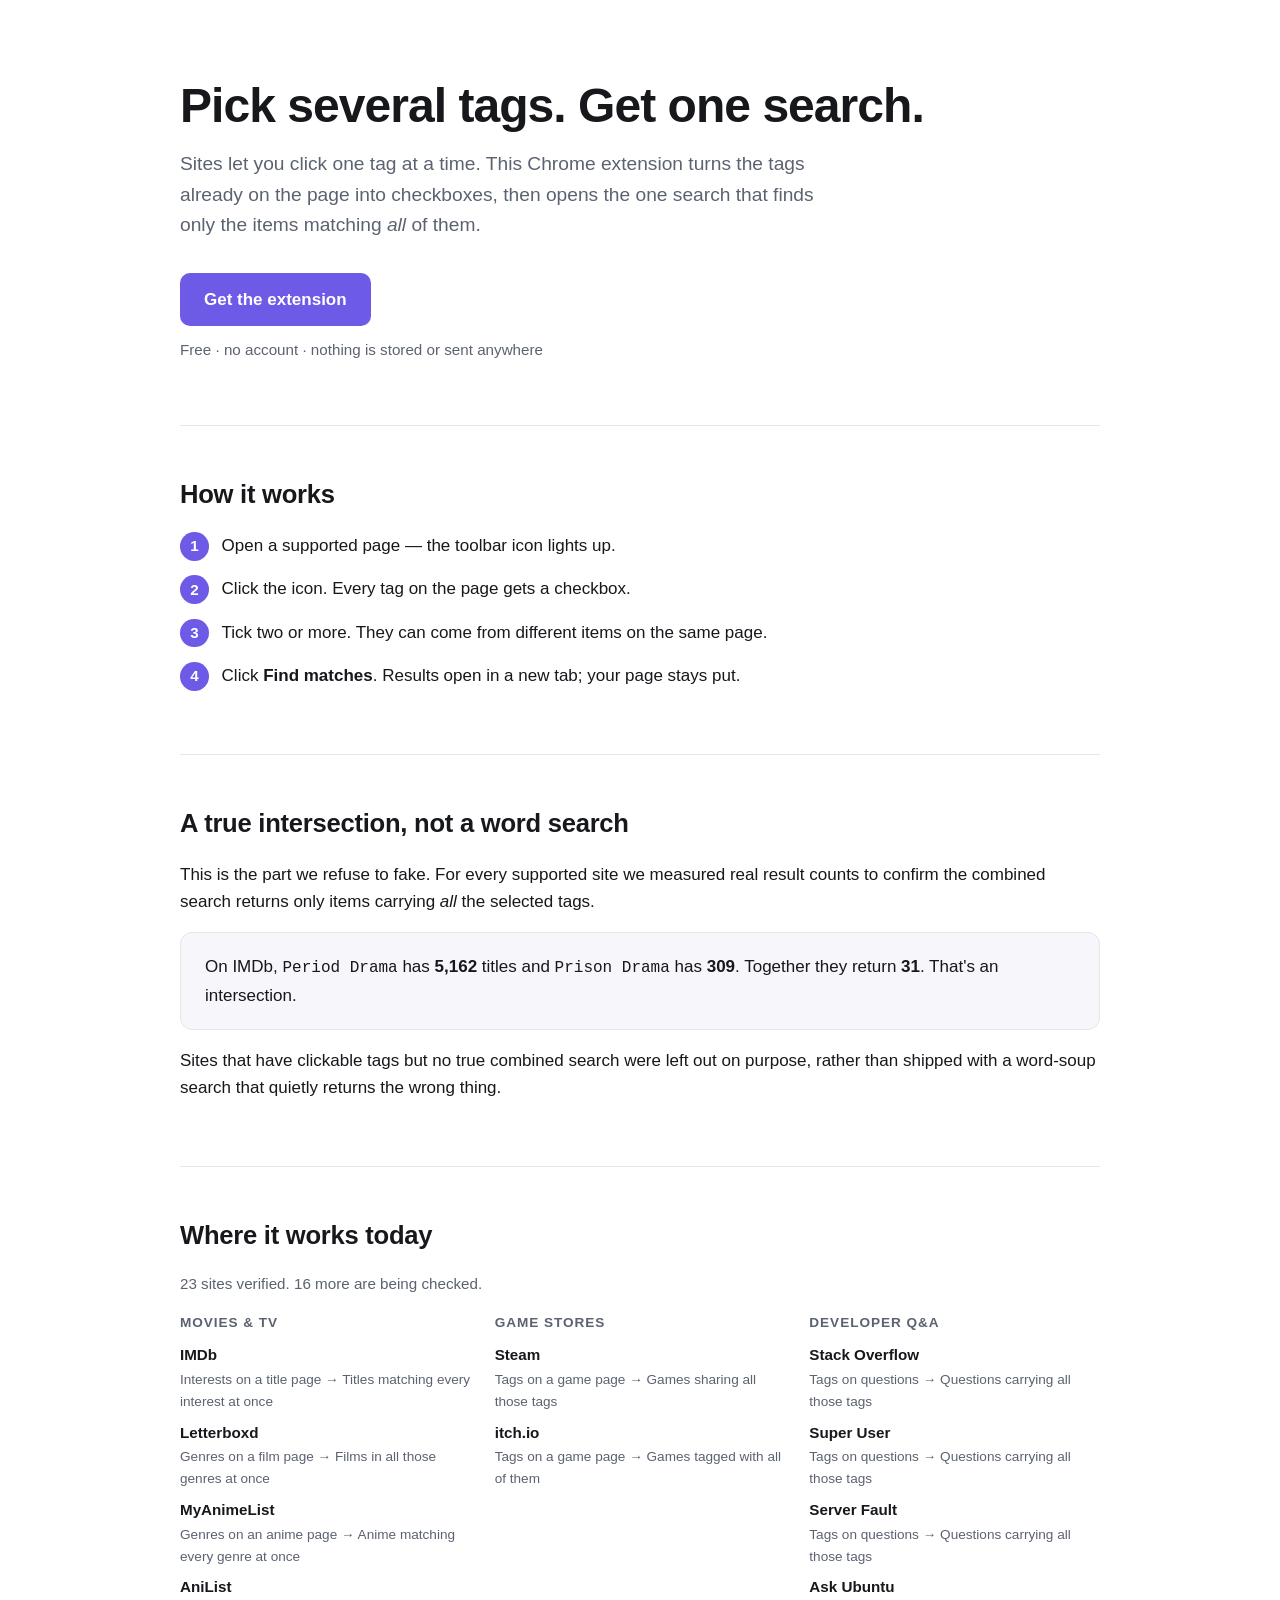
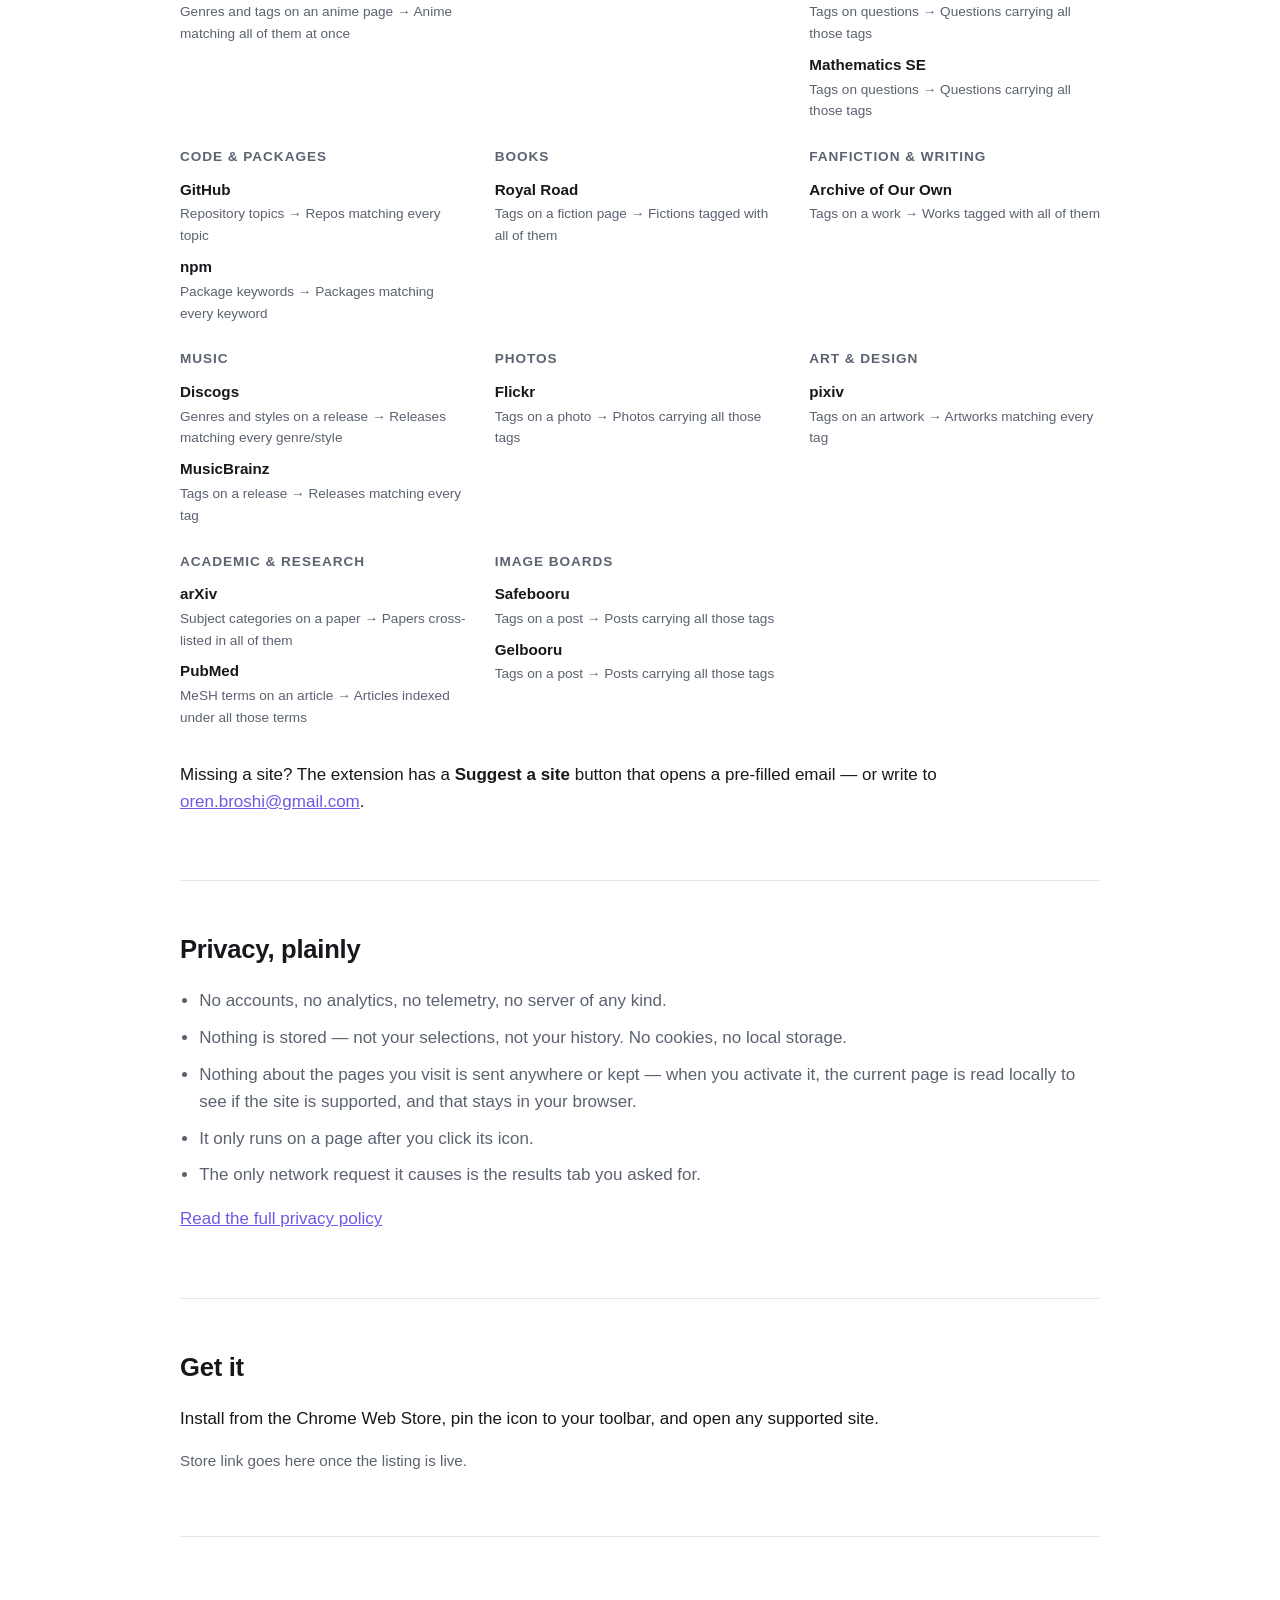
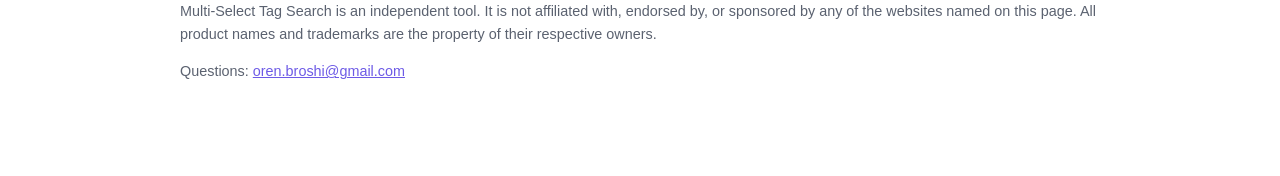
<file: docs/index.html>
<!DOCTYPE html>
<html lang="en">
<head>
<meta charset="utf-8">
<meta name="viewport" content="width=device-width, initial-scale=1">
<title>Multi-Select Tag Search — pick several tags, get one combined search</title>
<meta name="description" content="A Chrome extension that turns the tags already on a page into checkboxes, then opens one search for all of them together.">
<style>
  :root { color-scheme: light dark; --accent: #6d5ae6; --bg: #ffffff; --fg: #16181c;
          --muted: #5b6270; --line: #e4e6ea; --soft: #f7f7fb; }
  @media (prefers-color-scheme: dark) {
    :root { --bg: #101216; --fg: #e9eaec; --muted: #9aa0aa; --line: #272b33; --soft: #171a20; }
  }
  * { box-sizing: border-box; }
  body { margin: 0; background: var(--bg); color: var(--fg);
         font: 17px/1.6 -apple-system, BlinkMacSystemFont, "Segoe UI", Roboto, sans-serif; }
  .wrap { max-width: 60rem; margin: 0 auto; padding: 0 1.25rem; }
  header { padding: 5rem 0 3rem; }
  h1 { font-size: clamp(2rem, 5vw, 3rem); line-height: 1.1; margin: 0 0 1rem; letter-spacing: -0.02em; }
  .lede { font-size: 1.2rem; color: var(--muted); max-width: 40rem; margin: 0 0 2rem; }
  .cta { display: inline-block; padding: 0.8rem 1.5rem; border-radius: 10px;
         background: var(--accent); color: #fff; font-weight: 600; text-decoration: none; }
  .cta:hover { background: #5c4bd4; }
  .note { color: var(--muted); font-size: 0.95rem; margin-top: 0.75rem; }
  section { padding: 3rem 0; border-top: 1px solid var(--line); }
  h2 { font-size: 1.6rem; margin: 0 0 1rem; letter-spacing: -0.01em; }
  .steps { list-style: none; counter-reset: s; padding: 0; display: grid; gap: 1rem; }
  .steps li { counter-increment: s; padding-left: 2.6rem; position: relative; }
  .steps li::before { content: counter(s); position: absolute; left: 0; top: 0;
    width: 1.8rem; height: 1.8rem; border-radius: 50%; background: var(--accent);
    color: #fff; font-size: 0.95rem; display: grid; place-items: center; font-weight: 600; }
  .proof { background: var(--soft); border: 1px solid var(--line); border-radius: 12px;
           padding: 1.25rem 1.5rem; }
  .proof code { font-size: 1rem; }
  .groups { display: grid; grid-template-columns: repeat(auto-fit, minmax(15rem, 1fr)); gap: 1.5rem; }
  .group h3 { font-size: 0.85rem; text-transform: uppercase; letter-spacing: 0.07em;
              color: var(--muted); margin: 0 0 0.6rem; }
  .group ul { list-style: none; margin: 0; padding: 0; display: grid; gap: 0.5rem; }
  .group li { display: grid; gap: 0.1rem; font-size: 0.95rem; }
  .group li span { color: var(--muted); font-size: 0.85rem; }
  .privacy-points { display: grid; gap: 0.6rem; padding-left: 1.2rem; color: var(--muted); }
  footer { padding: 3rem 0 5rem; border-top: 1px solid var(--line); color: var(--muted);
           font-size: 0.9rem; }
  a { color: var(--accent); }
</style>
</head>
<body>
<div class="wrap">

  <header>
    <h1>Pick several tags. Get one search.</h1>
    <p class="lede">Sites let you click one tag at a time. This Chrome extension turns
      the tags already on the page into checkboxes, then opens the one search that
      finds only the items matching <em>all</em> of them.</p>
    <a class="cta" href="#install">Get the extension</a>
    <p class="note">Free · no account · nothing is stored or sent anywhere</p>
  </header>

  <section>
    <h2>How it works</h2>
    <ol class="steps">
      <li>Open a supported page — the toolbar icon lights up.</li>
      <li>Click the icon. Every tag on the page gets a checkbox.</li>
      <li>Tick two or more. They can come from different items on the same page.</li>
      <li>Click <strong>Find matches</strong>. Results open in a new tab; your page stays put.</li>
    </ol>
  </section>

  <section>
    <h2>A true intersection, not a word search</h2>
    <p>This is the part we refuse to fake. For every supported site we measured real
      result counts to confirm the combined search returns only items carrying
      <em>all</em> the selected tags.</p>
    <p class="proof">On IMDb, <code>Period Drama</code> has <strong>5,162</strong> titles and
      <code>Prison Drama</code> has <strong>309</strong>. Together they return
      <strong>31</strong>. That's an intersection.</p>
    <p>Sites that have clickable tags but no true combined search were left out on
      purpose, rather than shipped with a word-soup search that quietly returns the
      wrong thing.</p>
  </section>

  <section>
    <h2>Where it works today</h2>
    <p class="note" style="margin-top:0">23 sites verified. 16 more are being checked.</p>
    <div class="groups">
      <div class="group">
        <h3>Movies &amp; TV</h3>
        <ul>
          <li><strong>IMDb</strong><span>Interests on a title page → Titles matching every interest at once</span></li>
          <li><strong>Letterboxd</strong><span>Genres on a film page → Films in all those genres at once</span></li>
          <li><strong>MyAnimeList</strong><span>Genres on an anime page → Anime matching every genre at once</span></li>
          <li><strong>AniList</strong><span>Genres and tags on an anime page → Anime matching all of them at once</span></li>
        </ul>
      </div>
      <div class="group">
        <h3>Game stores</h3>
        <ul>
          <li><strong>Steam</strong><span>Tags on a game page → Games sharing all those tags</span></li>
          <li><strong>itch.io</strong><span>Tags on a game page → Games tagged with all of them</span></li>
        </ul>
      </div>
      <div class="group">
        <h3>Developer Q&amp;A</h3>
        <ul>
          <li><strong>Stack Overflow</strong><span>Tags on questions → Questions carrying all those tags</span></li>
          <li><strong>Super User</strong><span>Tags on questions → Questions carrying all those tags</span></li>
          <li><strong>Server Fault</strong><span>Tags on questions → Questions carrying all those tags</span></li>
          <li><strong>Ask Ubuntu</strong><span>Tags on questions → Questions carrying all those tags</span></li>
          <li><strong>Mathematics SE</strong><span>Tags on questions → Questions carrying all those tags</span></li>
        </ul>
      </div>
      <div class="group">
        <h3>Code &amp; packages</h3>
        <ul>
          <li><strong>GitHub</strong><span>Repository topics → Repos matching every topic</span></li>
          <li><strong>npm</strong><span>Package keywords → Packages matching every keyword</span></li>
        </ul>
      </div>
      <div class="group">
        <h3>Books</h3>
        <ul>
          <li><strong>Royal Road</strong><span>Tags on a fiction page → Fictions tagged with all of them</span></li>
        </ul>
      </div>
      <div class="group">
        <h3>Fanfiction &amp; writing</h3>
        <ul>
          <li><strong>Archive of Our Own</strong><span>Tags on a work → Works tagged with all of them</span></li>
        </ul>
      </div>
      <div class="group">
        <h3>Music</h3>
        <ul>
          <li><strong>Discogs</strong><span>Genres and styles on a release → Releases matching every genre/style</span></li>
          <li><strong>MusicBrainz</strong><span>Tags on a release → Releases matching every tag</span></li>
        </ul>
      </div>
      <div class="group">
        <h3>Photos</h3>
        <ul>
          <li><strong>Flickr</strong><span>Tags on a photo → Photos carrying all those tags</span></li>
        </ul>
      </div>
      <div class="group">
        <h3>Art &amp; design</h3>
        <ul>
          <li><strong>pixiv</strong><span>Tags on an artwork → Artworks matching every tag</span></li>
        </ul>
      </div>
      <div class="group">
        <h3>Academic &amp; research</h3>
        <ul>
          <li><strong>arXiv</strong><span>Subject categories on a paper → Papers cross-listed in all of them</span></li>
          <li><strong>PubMed</strong><span>MeSH terms on an article → Articles indexed under all those terms</span></li>
        </ul>
      </div>
      <div class="group">
        <h3>Image boards</h3>
        <ul>
          <li><strong>Safebooru</strong><span>Tags on a post → Posts carrying all those tags</span></li>
          <li><strong>Gelbooru</strong><span>Tags on a post → Posts carrying all those tags</span></li>
        </ul>
      </div>
    </div>
    <p style="margin-top:2rem">Missing a site? The extension has a
      <strong>Suggest a site</strong> button that opens a pre-filled email — or write to
      <a href="mailto:oren.broshi@gmail.com">oren.broshi@gmail.com</a>.</p>
  </section>

  <section>
    <h2>Privacy, plainly</h2>
    <ul class="privacy-points">
      <li>No accounts, no analytics, no telemetry, no server of any kind.</li>
      <li>Nothing is stored — not your selections, not your history. No cookies, no local storage.</li>
      <li>Nothing about the pages you visit is sent anywhere or kept — when you
          activate it, the current page is read locally to see if the site is
          supported, and that stays in your browser.</li>
      <li>It only runs on a page after you click its icon.</li>
      <li>The only network request it causes is the results tab you asked for.</li>
    </ul>
    <p><a href="privacy.html">Read the full privacy policy</a></p>
  </section>

  <section id="install">
    <h2>Get it</h2>
    <p>Install from the Chrome Web Store, pin the icon to your toolbar, and open any
      supported site.</p>
    <p class="note">Store link goes here once the listing is live.</p>
  </section>

  <footer>
    <p>Multi-Select Tag Search is an independent tool. It is not affiliated with,
      endorsed by, or sponsored by any of the websites named on this page. All product
      names and trademarks are the property of their respective owners.</p>
    <p>Questions: <a href="mailto:oren.broshi@gmail.com">oren.broshi@gmail.com</a></p>
  </footer>

</div>
</body>
</html>
</file>
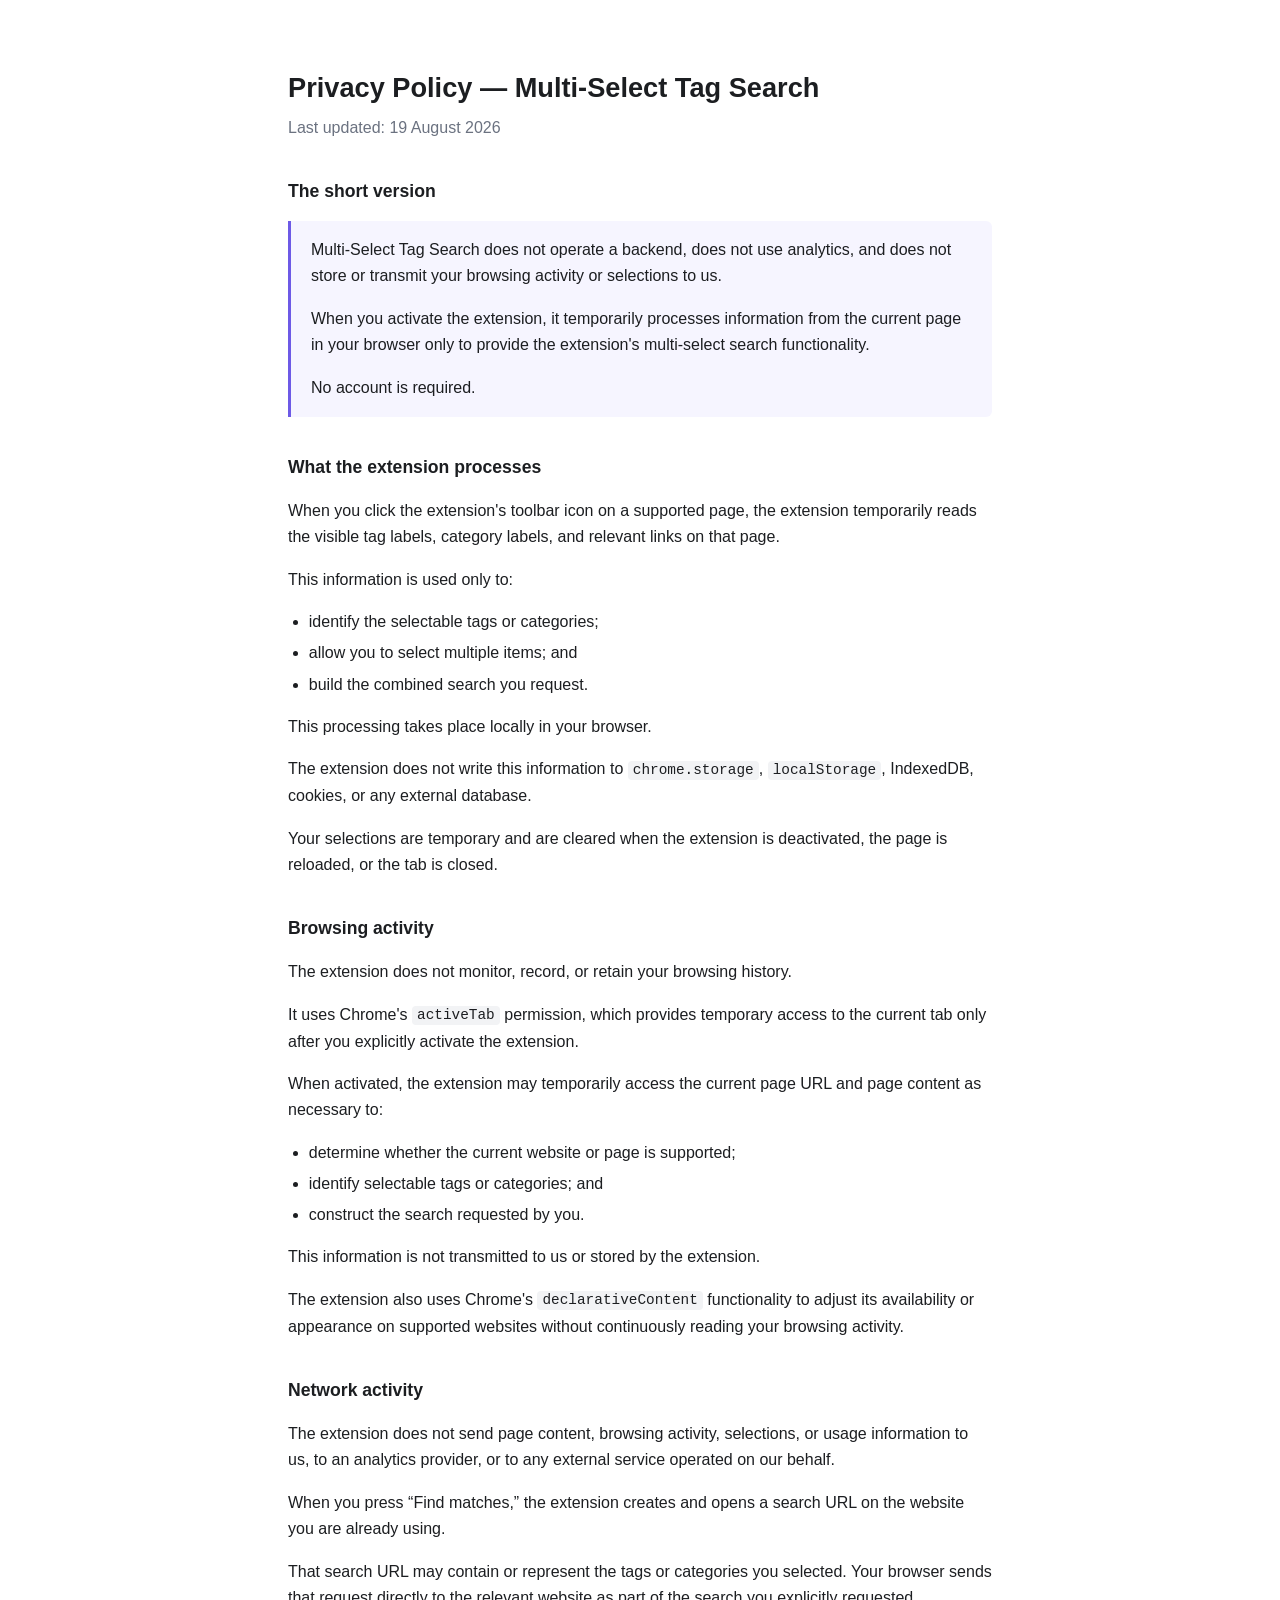
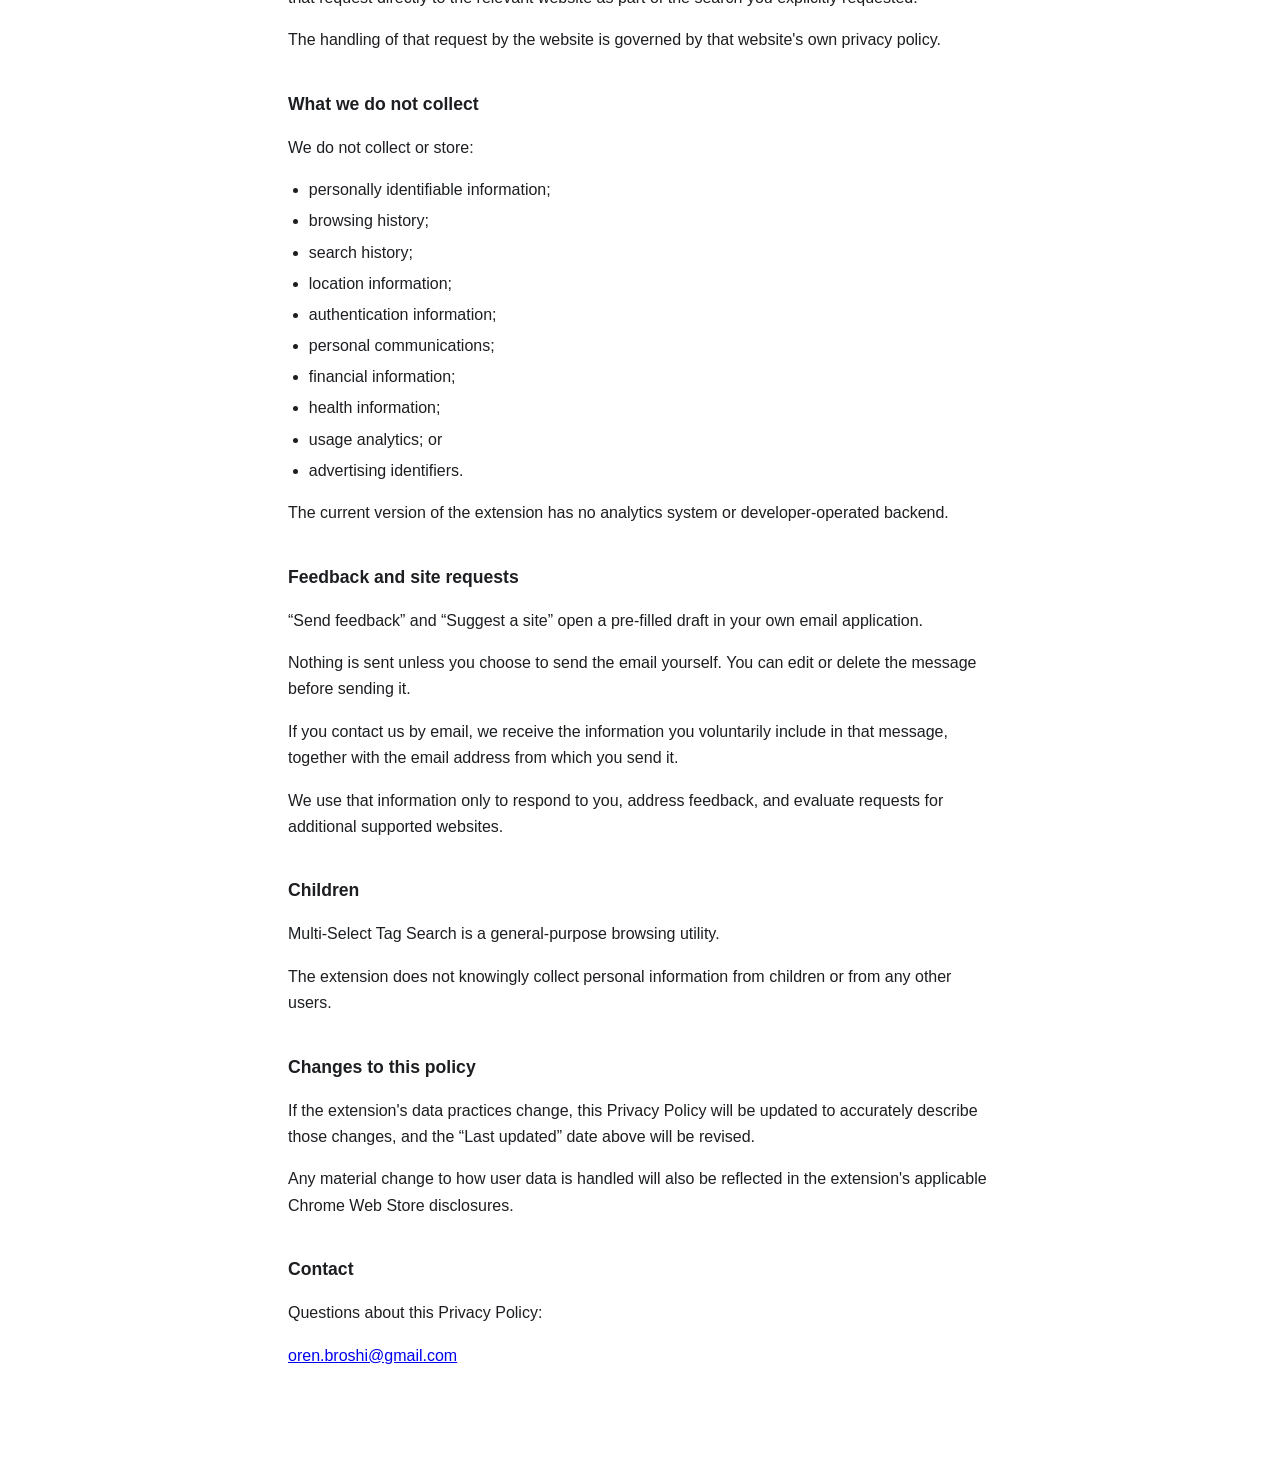
<file: docs/privacy.html>
<!DOCTYPE html>
<html lang="en">
<head>
<meta charset="utf-8">
<meta name="viewport" content="width=device-width, initial-scale=1">
<title>Privacy Policy — Multi-Select Tag Search</title>
<style>
  :root { color-scheme: light dark; }
  body {
    max-width: 44rem; margin: 0 auto; padding: 3rem 1.25rem 5rem;
    font: 16px/1.65 -apple-system, BlinkMacSystemFont, "Segoe UI", Roboto, sans-serif;
    color: #1c1e21; background: #fff;
  }
  h1 { font-size: 1.7rem; margin-bottom: 0.25rem; }
  h2 { font-size: 1.1rem; margin-top: 2.25rem; }
  .updated { color: #6b7280; margin-top: 0; }
  .lede {
    padding: 1rem 1.25rem; border-left: 3px solid #6d5ae6;
    background: #f6f5ff; border-radius: 0 6px 6px 0;
  }
  .lede p:first-child { margin-top: 0; }
  .lede p:last-child { margin-bottom: 0; }
  code { background: #f2f3f5; padding: 0.1em 0.35em; border-radius: 4px; font-size: 0.9em; }
  ul { padding-left: 1.3rem; }
  li { margin: 0.3rem 0; }
  @media (prefers-color-scheme: dark) {
    body { color: #e9eaec; background: #16181c; }
    .lede { background: #1f1d33; border-left-color: #8b7bff; }
    .updated { color: #9aa0aa; }
    code { background: #24262c; }
  }
</style>
</head>
<body>
<h1>Privacy Policy — Multi-Select Tag Search</h1>
<p class="updated">Last updated: 19 August 2026</p>

<h2>The short version</h2>
<div class="lede">
  <p>Multi-Select Tag Search does not operate a backend, does not use analytics, and
  does not store or transmit your browsing activity or selections to us.</p>
  <p>When you activate the extension, it temporarily processes information from the
  current page in your browser only to provide the extension's multi-select search
  functionality.</p>
  <p>No account is required.</p>
</div>

<h2>What the extension processes</h2>
<p>When you click the extension's toolbar icon on a supported page, the extension
temporarily reads the visible tag labels, category labels, and relevant links on
that page.</p>
<p>This information is used only to:</p>
<ul>
  <li>identify the selectable tags or categories;</li>
  <li>allow you to select multiple items; and</li>
  <li>build the combined search you request.</li>
</ul>
<p>This processing takes place locally in your browser.</p>
<p>The extension does not write this information to <code>chrome.storage</code>,
<code>localStorage</code>, IndexedDB, cookies, or any external database.</p>
<p>Your selections are temporary and are cleared when the extension is deactivated,
the page is reloaded, or the tab is closed.</p>

<h2>Browsing activity</h2>
<p>The extension does not monitor, record, or retain your browsing history.</p>
<p>It uses Chrome's <code>activeTab</code> permission, which provides temporary
access to the current tab only after you explicitly activate the extension.</p>
<p>When activated, the extension may temporarily access the current page URL and
page content as necessary to:</p>
<ul>
  <li>determine whether the current website or page is supported;</li>
  <li>identify selectable tags or categories; and</li>
  <li>construct the search requested by you.</li>
</ul>
<p>This information is not transmitted to us or stored by the extension.</p>
<p>The extension also uses Chrome's <code>declarativeContent</code> functionality to
adjust its availability or appearance on supported websites without continuously
reading your browsing activity.</p>

<h2>Network activity</h2>
<p>The extension does not send page content, browsing activity, selections, or usage
information to us, to an analytics provider, or to any external service operated on
our behalf.</p>
<p>When you press “Find matches,” the extension creates and opens a search URL on the
website you are already using.</p>
<p>That search URL may contain or represent the tags or categories you selected. Your
browser sends that request directly to the relevant website as part of the search you
explicitly requested.</p>
<p>The handling of that request by the website is governed by that website's own
privacy policy.</p>

<h2>What we do not collect</h2>
<p>We do not collect or store:</p>
<ul>
  <li>personally identifiable information;</li>
  <li>browsing history;</li>
  <li>search history;</li>
  <li>location information;</li>
  <li>authentication information;</li>
  <li>personal communications;</li>
  <li>financial information;</li>
  <li>health information;</li>
  <li>usage analytics; or</li>
  <li>advertising identifiers.</li>
</ul>
<p>The current version of the extension has no analytics system or developer-operated
backend.</p>

<h2>Feedback and site requests</h2>
<p>“Send feedback” and “Suggest a site” open a pre-filled draft in your own email
application.</p>
<p>Nothing is sent unless you choose to send the email yourself. You can edit or
delete the message before sending it.</p>
<p>If you contact us by email, we receive the information you voluntarily include in
that message, together with the email address from which you send it.</p>
<p>We use that information only to respond to you, address feedback, and evaluate
requests for additional supported websites.</p>

<h2>Children</h2>
<p>Multi-Select Tag Search is a general-purpose browsing utility.</p>
<p>The extension does not knowingly collect personal information from children or
from any other users.</p>

<h2>Changes to this policy</h2>
<p>If the extension's data practices change, this Privacy Policy will be updated to
accurately describe those changes, and the “Last updated” date above will be
revised.</p>
<p>Any material change to how user data is handled will also be reflected in the
extension's applicable Chrome Web Store disclosures.</p>

<h2>Contact</h2>
<p>Questions about this Privacy Policy:</p>
<p><a href="mailto:oren.broshi@gmail.com">oren.broshi@gmail.com</a></p>
</body>
</html>
</file>
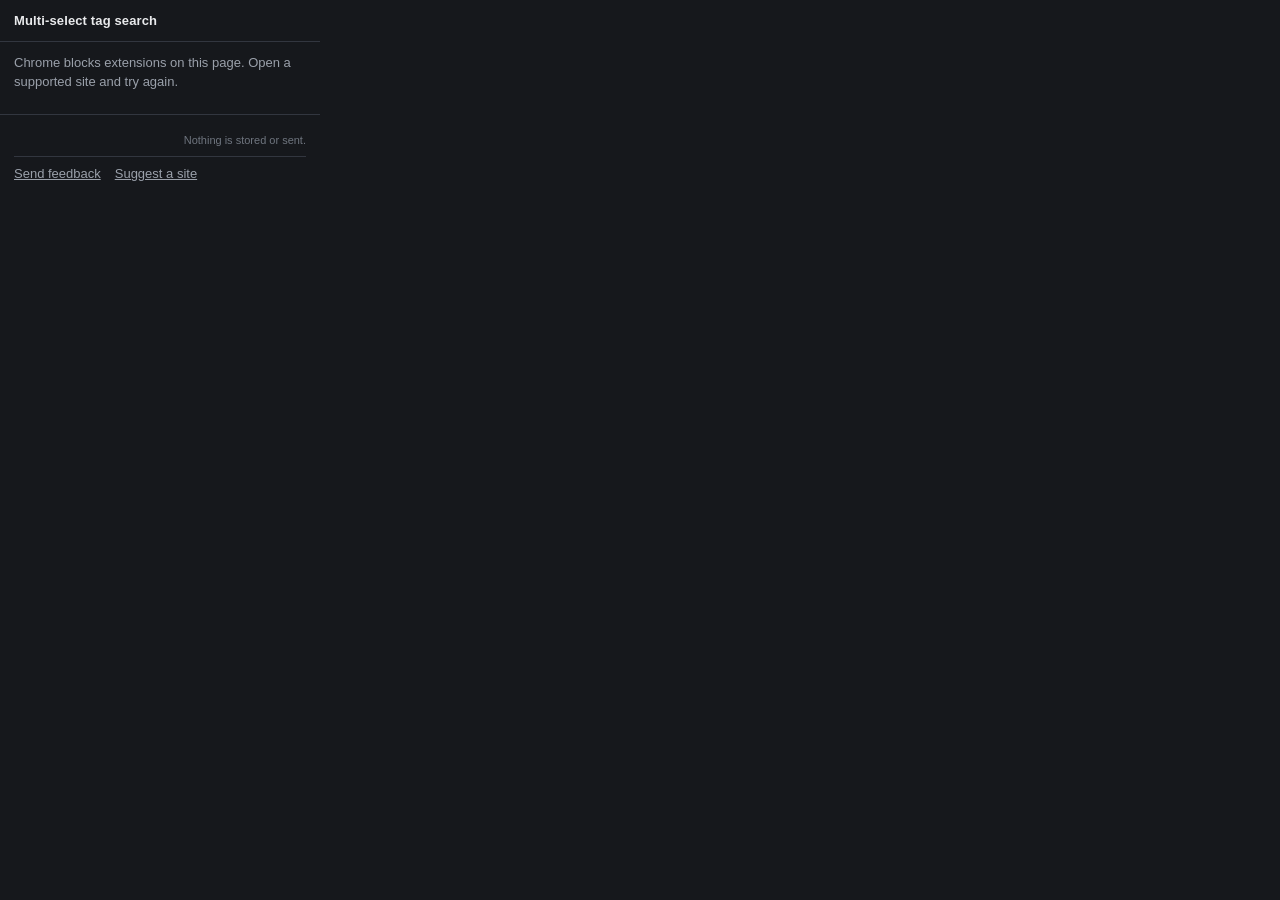
<file: multi-select-search/src/popup/popup.html>
<!DOCTYPE html>
<html lang="en">
<head>
  <meta charset="utf-8">
  <link rel="stylesheet" href="popup.css">
</head>
<body>
  <header class="head">
    <h1>Multi-select tag search</h1>
    <span id="site" class="site-badge" hidden></span>
  </header>

  <main>
    <p id="message" class="message" hidden></p>

    <section id="selection" hidden>
      <div class="selection-head">
        <span id="count" class="count">0 selected</span>
        <button type="button" id="clear" class="link-btn" hidden>Clear all</button>
      </div>
      <ul id="items" class="items"></ul>
      <p id="hint" class="hint"></p>
    </section>

    <button type="button" id="request-site" class="request-btn" hidden>
      Ask for this site to be added
    </button>
  </main>

  <footer class="foot">
    <button type="button" id="cta" class="cta" disabled>Find matches</button>
    <div class="foot-row">
      <button type="button" id="exit" class="link-btn" hidden>Turn off multi-select</button>
      <button type="button" id="enable" class="link-btn" hidden>Turn on multi-select</button>
      <span class="privacy">Nothing is stored or sent.</span>
    </div>
    <div class="foot-row foot-links">
      <button type="button" id="feedback" class="link-btn">Send feedback</button>
      <button type="button" id="suggest" class="link-btn">Suggest a site</button>
    </div>
  </footer>

  <script src="popupModel.js"></script>
  <script src="popup.js"></script>
</body>
</html>
</file>
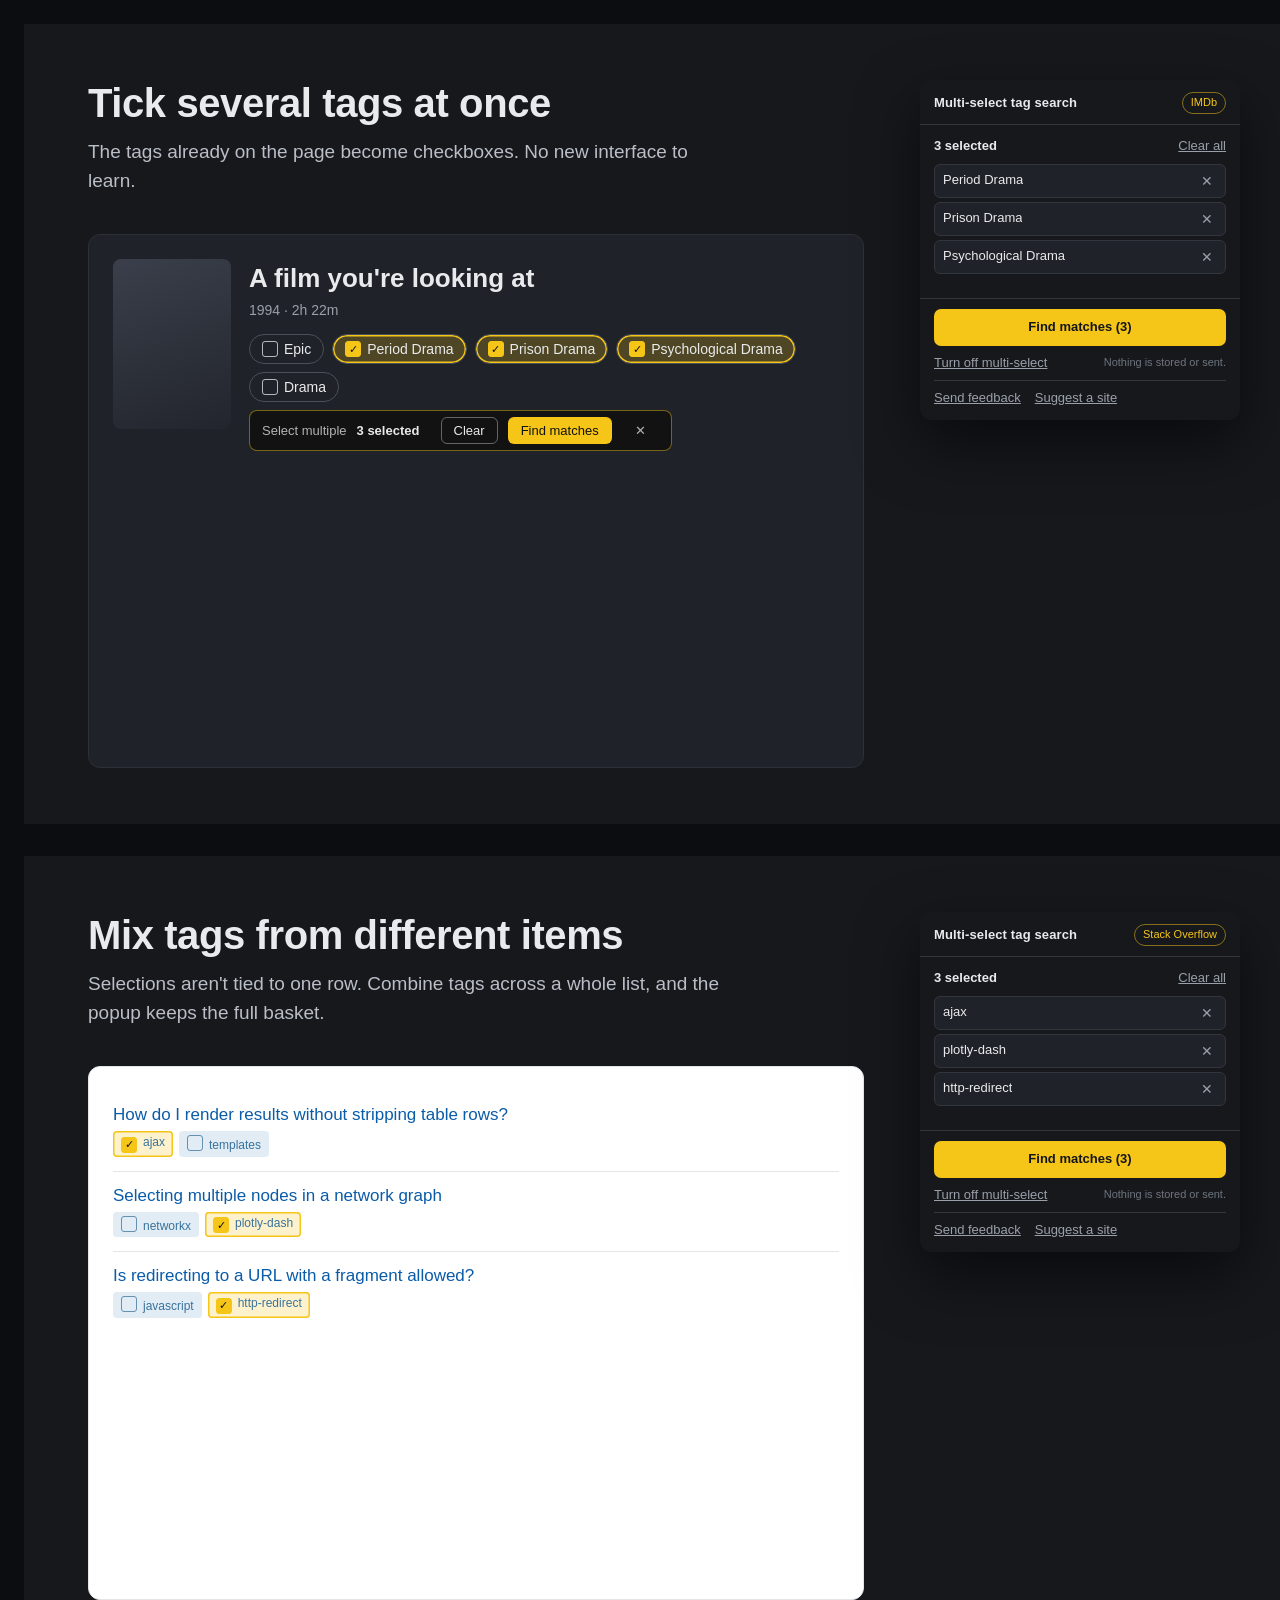
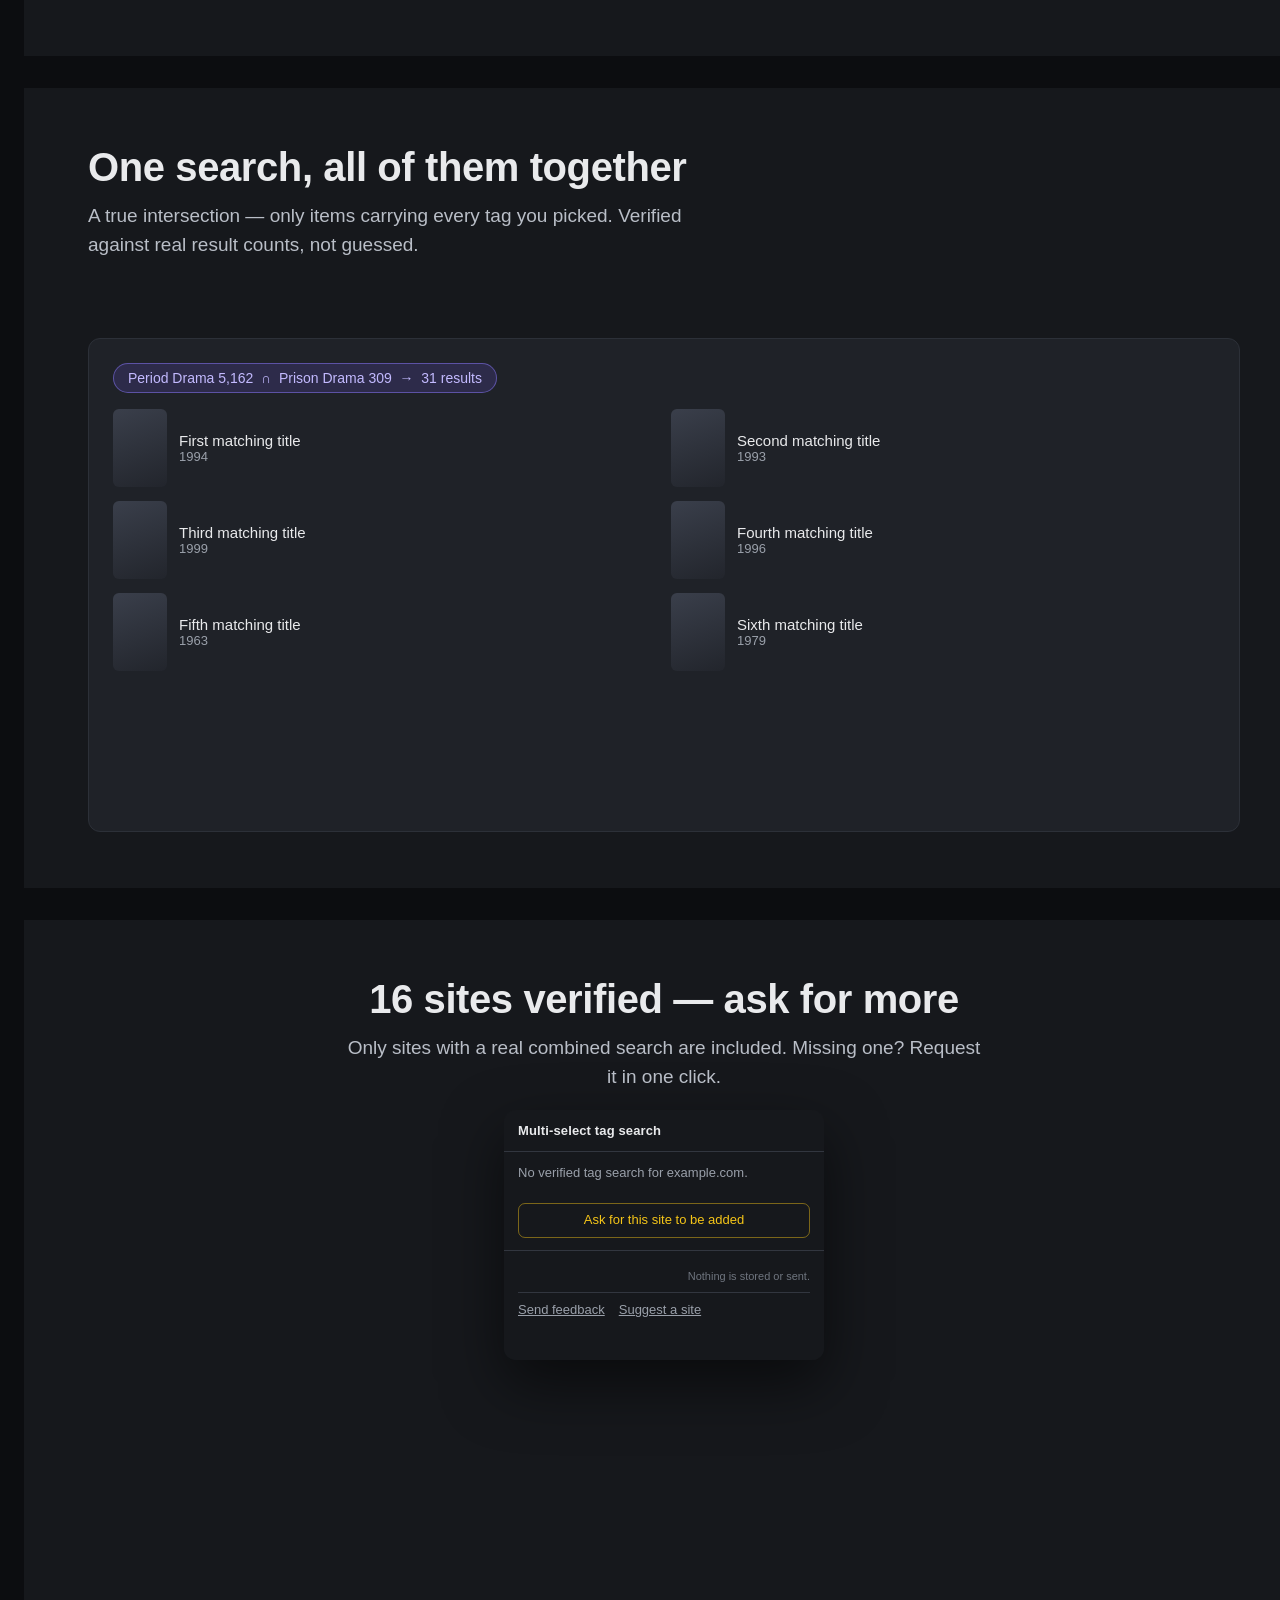
<file: multi-select-search/store/screenshots/studio.html>
<!DOCTYPE html>
<html lang="en">
<head>
<meta charset="utf-8">
<title>Store screenshot studio — 1280×800</title>
<!--
  Renders store screenshots at exactly 1280×800 using the extension's REAL UI:
  the popup is an iframe of src/popup/popup.html, and the in-page chips/action
  bar are built by the extension's own components and stylesheet.

  The surrounding page content is deliberately generic (no site logos or
  branding) so the screenshots demonstrate the extension without imitating
  anyone's trademarks.

  If you can, a genuine capture of the extension running on a real site is
  still the most convincing screenshot — use this studio for the framing that
  a raw capture can't give you (captions, consistent sizing).

  HOW TO CAPTURE
    python3 -m http.server 8765 --directory "multi-select-search"
    open http://localhost:8765/store/screenshots/studio.html
  Then per scene: DevTools → Cmd+Shift+P → "Capture node screenshot" with the
  .scene element selected (pixel-exact 1280×800), or Cmd+Shift+4 + Space.
-->
<style>
  body { margin: 0; padding: 24px; background: #0c0d10; font-family: Roboto, Arial, sans-serif; }
  .scene {
    position: relative; width: 1280px; height: 800px; margin: 0 auto 32px;
    overflow: hidden; background: #16181c; color: #e9eaec;
  }
  .caption { position: absolute; left: 64px; top: 56px; max-width: 640px; z-index: 5; }
  .caption h2 { font-size: 40px; line-height: 1.15; margin: 0 0 12px; letter-spacing: -0.01em; }
  .caption p { font-size: 19px; line-height: 1.5; margin: 0; color: #b9bec7; }
  .popup-frame {
    position: absolute; right: 64px; top: 56px; width: 320px; height: 340px;
    border: 0; border-radius: 12px; box-shadow: 0 24px 60px rgba(0,0,0,.55);
    background: #16181c; z-index: 6;
  }
  .stage {
    position: absolute; left: 64px; right: 440px; top: 210px; bottom: 56px;
    background: #1f2228; border: 1px solid #2c3038; border-radius: 12px; padding: 24px;
    overflow: hidden;
  }
  .stage.light { background: #fff; border-color: #e3e6e8; color: #232629; }
  .poster-row { display: flex; gap: 18px; margin-bottom: 18px; }
  .poster { width: 118px; height: 170px; border-radius: 8px; background: linear-gradient(160deg,#3a3f4b,#22252c); flex: none; }
  .meta h3 { margin: 4px 0 8px; font-size: 26px; }
  .meta .sub { color: #9aa0aa; font-size: 14px; margin-bottom: 16px; }
  .chips { display: flex; flex-wrap: wrap; gap: 8px; }
  .chips a {
    display: inline-flex; align-items: center; padding: 6px 12px; border-radius: 999px;
    border: 1px solid #4a5059; color: #e9eaec; text-decoration: none; font-size: 14px;
  }
  .qa .item { padding: 14px 0; border-bottom: 1px solid #e3e6e8; }
  .qa .item:last-child { border-bottom: 0; }
  .qa h4 { margin: 0 0 6px; font-size: 17px; color: #0a5ba8; font-weight: 400; }
  .qa .tags { display: flex; gap: 6px; flex-wrap: wrap; }
  .qa .tags a {
    padding: 4px 8px; border-radius: 4px; background: #e1ecf4; color: #39739d;
    font-size: 12px; text-decoration: none;
  }
  .results { display: grid; grid-template-columns: 1fr 1fr; gap: 14px; }
  .result { display: flex; gap: 12px; align-items: center; }
  .result .thumb { width: 54px; height: 78px; border-radius: 6px; background: linear-gradient(160deg,#3a3f4b,#22252c); flex: none; }
  .result .t { font-size: 15px; }
  .result .y { color: #9aa0aa; font-size: 13px; }
  .count-pill {
    display: inline-block; margin-bottom: 16px; padding: 6px 14px; border-radius: 999px;
    background: rgba(109,90,230,.18); border: 1px solid rgba(139,123,255,.5); color: #c3baff;
    font-size: 14px;
  }
  .center-popup { position: absolute; left: 50%; top: 190px; transform: translateX(-50%);
                  width: 320px; height: 430px; border: 0; border-radius: 12px;
                  box-shadow: 0 24px 60px rgba(0,0,0,.55); }
</style>
</head>
<body>

<!-- ── Scene 1 ─────────────────────────────────────────────────────── -->
<div class="scene" id="scene1">
  <div class="caption">
    <h2>Tick several tags at once</h2>
    <p>The tags already on the page become checkboxes. No new interface to learn.</p>
  </div>
  <iframe class="popup-frame" src="../../src/popup/popup.html" id="pop1"></iframe>
  <div class="stage">
    <div class="poster-row">
      <div class="poster"></div>
      <div class="meta">
        <h3>A film you're looking at</h3>
        <div class="sub">1994 · 2h 22m</div>
        <div class="chips" id="chips1"></div>
        <div id="bar1"></div>
      </div>
    </div>
  </div>
</div>

<!-- ── Scene 2 ─────────────────────────────────────────────────────── -->
<div class="scene" id="scene2">
  <div class="caption">
    <h2>Mix tags from different items</h2>
    <p>Selections aren't tied to one row. Combine tags across a whole list, and the popup keeps the full basket.</p>
  </div>
  <iframe class="popup-frame" src="../../src/popup/popup.html" id="pop2"></iframe>
  <div class="stage light qa" id="qa2">
    <div class="item">
      <h4>How do I render results without stripping table rows?</h4>
      <div class="tags"><a href="/questions/tagged/ajax">ajax</a><a href="/questions/tagged/templates">templates</a></div>
    </div>
    <div class="item">
      <h4>Selecting multiple nodes in a network graph</h4>
      <div class="tags"><a href="/questions/tagged/networkx">networkx</a><a href="/questions/tagged/plotly-dash">plotly-dash</a></div>
    </div>
    <div class="item">
      <h4>Is redirecting to a URL with a fragment allowed?</h4>
      <div class="tags"><a href="/questions/tagged/javascript">javascript</a><a href="/questions/tagged/http-redirect">http-redirect</a></div>
    </div>
  </div>
</div>

<!-- ── Scene 3 ─────────────────────────────────────────────────────── -->
<div class="scene" id="scene3">
  <div class="caption">
    <h2>One search, all of them together</h2>
    <p>A true intersection — only items carrying every tag you picked. Verified against real result counts, not guessed.</p>
  </div>
  <div class="stage" style="right:64px; top:250px;">
    <span class="count-pill">Period Drama 5,162 &nbsp;∩&nbsp; Prison Drama 309 &nbsp;→&nbsp; 31 results</span>
    <div class="results">
      <div class="result"><div class="thumb"></div><div><div class="t">First matching title</div><div class="y">1994</div></div></div>
      <div class="result"><div class="thumb"></div><div><div class="t">Second matching title</div><div class="y">1993</div></div></div>
      <div class="result"><div class="thumb"></div><div><div class="t">Third matching title</div><div class="y">1999</div></div></div>
      <div class="result"><div class="thumb"></div><div><div class="t">Fourth matching title</div><div class="y">1996</div></div></div>
      <div class="result"><div class="thumb"></div><div><div class="t">Fifth matching title</div><div class="y">1963</div></div></div>
      <div class="result"><div class="thumb"></div><div><div class="t">Sixth matching title</div><div class="y">1979</div></div></div>
    </div>
  </div>
</div>

<!-- ── Scene 4 ─────────────────────────────────────────────────────── -->
<div class="scene" id="scene4">
  <div class="caption" style="left:50%; transform:translateX(-50%); text-align:center; max-width:820px;">
    <h2>16 sites verified — ask for more</h2>
    <p>Only sites with a real combined search are included. Missing one? Request it in one click.</p>
  </div>
  <iframe class="center-popup" src="../../src/popup/popup.html" id="pop4" style="height:250px"></iframe>
</div>

<!-- Real extension sources -->
<script src="../../src/core/debug.js"></script>
<script src="../../src/core/registry.js"></script>
<script src="../../src/ui/styles.js"></script>
<script src="../../src/ui/actionBar.js"></script>
<script>
  // The extension's own stylesheet drives the chips and the action bar.
  const style = document.createElement('style');
  style.textContent = MSQ.CSS;
  document.head.appendChild(style);

  // Scene 1 chips, marked up exactly as the content script does.
  const CHIPS = [
    ['Epic', false], ['Period Drama', true], ['Prison Drama', true],
    ['Psychological Drama', true], ['Drama', false]
  ];
  const chips1 = document.getElementById('chips1');
  for (const [label, selected] of CHIPS) {
    const a = document.createElement('a');
    a.href = '#';
    a.className = 'msq-selectable' + (selected ? ' msq-selected' : '');
    a.setAttribute('role', 'checkbox');
    a.setAttribute('aria-checked', String(selected));
    const box = document.createElement('span');
    box.className = 'msq-checkbox';
    box.textContent = selected ? '✓' : '';
    a.append(box, document.createTextNode(label));
    chips1.appendChild(a);
  }
  const bar1 = MSQ.ui.createActionBar({ onClear() {}, onFind() {}, onExit() {} });
  bar1.setCount(3);
  document.getElementById('bar1').appendChild(bar1.el);

  // Scene 2: tick tags belonging to three different questions.
  const PICKED2 = ['ajax', 'plotly-dash', 'http-redirect'];
  for (const a of document.querySelectorAll('#qa2 .tags a')) {
    const on = PICKED2.includes(a.textContent.trim());
    a.classList.add('msq-selectable');
    if (on) a.classList.add('msq-selected');
    const box = document.createElement('span');
    box.className = 'msq-checkbox';
    box.textContent = on ? '✓' : '';
    a.prepend(box);
  }

  // Drive the real popup iframes once they've loaded.
  function drivePopup(id, state) {
    const frame = document.getElementById(id);
    frame.addEventListener('load', () => frame.contentWindow.applyState(state));
  }
  drivePopup('pop1', {
    supported: true, active: true, siteLabel: 'IMDb', host: 'imdb.com',
    items: [
      { id: 'i:1', label: 'Period Drama' },
      { id: 'i:2', label: 'Prison Drama' },
      { id: 'i:3', label: 'Psychological Drama' }
    ],
    searchUrl: 'https://www.imdb.com/search/title/?interests=in0000083,in0000085,in0000086'
  });
  drivePopup('pop2', {
    supported: true, active: true, siteLabel: 'Stack Overflow', host: 'stackoverflow.com',
    items: [
      { id: 't:ajax', label: 'ajax' },
      { id: 't:plotly-dash', label: 'plotly-dash' },
      { id: 't:http-redirect', label: 'http-redirect' }
    ],
    searchUrl: 'https://stackoverflow.com/questions/tagged/ajax+plotly-dash+http-redirect'
  });
  drivePopup('pop4', { supported: false, active: false, host: 'example.com', items: [] });
</script>
</body>
</html>
</file>
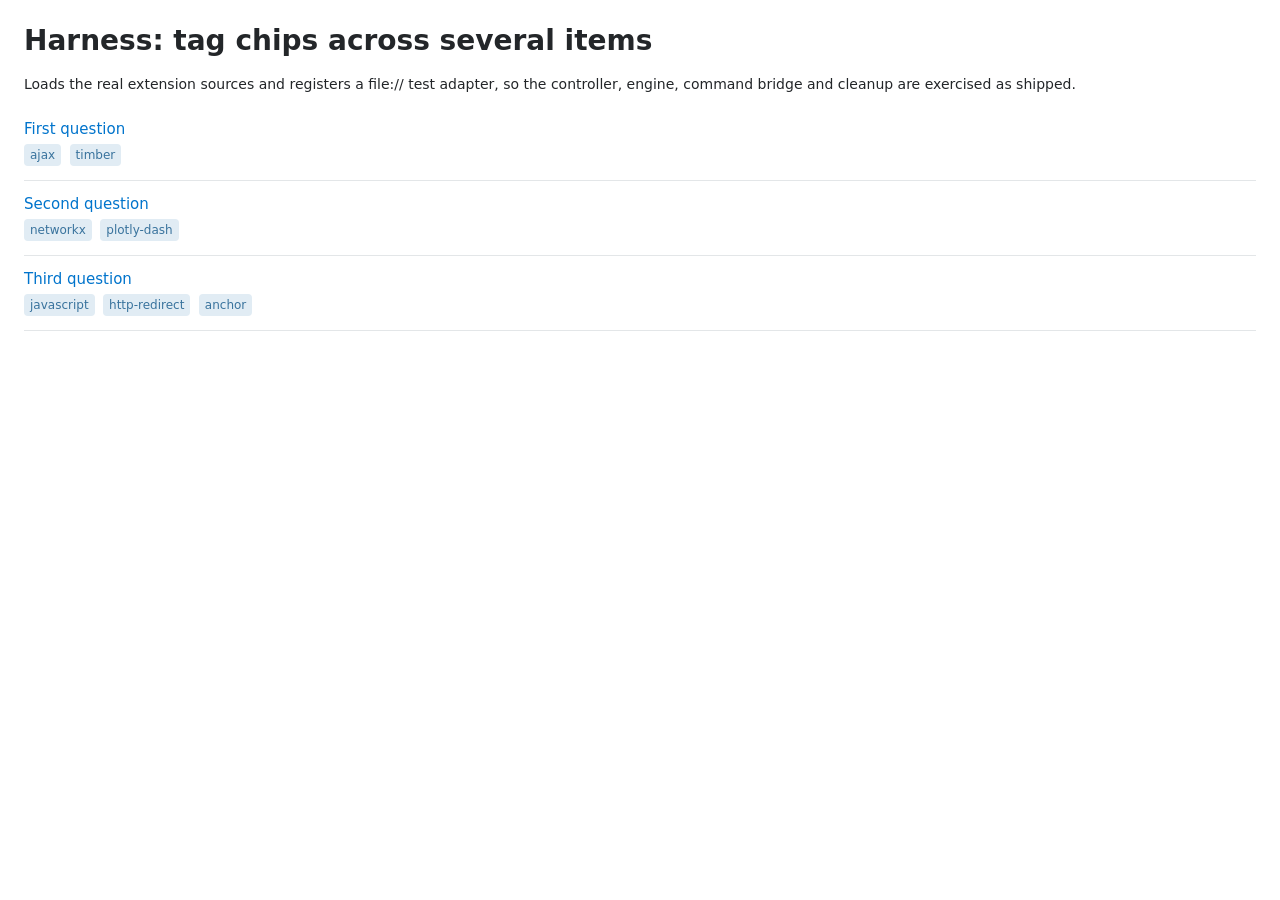
<file: multi-select-search/tests/manual/pageHarness.html>
<!DOCTYPE html>
<html lang="en">
<head>
  <meta charset="utf-8">
  <title>MSQ page harness</title>
  <style>
    body { font: 14px system-ui, sans-serif; background: #fff; color: #232629; margin: 24px; }
    .q { border-bottom: 1px solid #e3e6e8; padding: 14px 0; }
    .q h2 { font-size: 15px; margin: 0 0 6px; color: #0074cc; font-weight: 400; }
    .tags a { display: inline-block; padding: 4px 6px; margin-right: 4px; border-radius: 4px;
              background: #e1ecf4; color: #39739d; font-size: 12px; text-decoration: none; }
  </style>
</head>
<body>
  <h1>Harness: tag chips across several items</h1>
  <p>Loads the real extension sources and registers a file:// test adapter, so
     the controller, engine, command bridge and cleanup are exercised as shipped.</p>

  <div id="list">
    <div class="q">
      <h2>First question</h2>
      <div class="tags">
        <a href="/questions/tagged/ajax">ajax</a>
        <a href="/questions/tagged/timber">timber</a>
      </div>
    </div>
    <div class="q">
      <h2>Second question</h2>
      <div class="tags">
        <a href="/questions/tagged/networkx">networkx</a>
        <a href="/questions/tagged/plotly-dash">plotly-dash</a>
      </div>
    </div>
    <div class="q">
      <h2>Third question</h2>
      <div class="tags">
        <a href="/questions/tagged/javascript">javascript</a>
        <a href="/questions/tagged/http-redirect">http-redirect</a>
        <a href="/questions/tagged/anchor">anchor</a>
      </div>
    </div>
  </div>

  <!-- Real sources, same order as the popup injects them -->
  <script src="../../src/core/debug.js"></script>
  <script src="../../src/core/registry.js"></script>
  <script src="../../src/core/siteAdapterEngine.js"></script>
  <script src="../../src/ui/styles.js"></script>
  <script src="../../src/ui/actionBar.js"></script>
  <script src="../../src/popup/popupModel.js"></script>

  <script>
    // A catalog-shaped config for this harness page (file:// has no hostname).
    MSQ.registerAdapter(MSQ.createSiteAdapter({
      id: 'harness',
      label: 'Harness',
      host: /^$|localhost/,
      tagPattern: /\/questions\/tagged\/([^\/?"&+]+)$/,
      buildUrl: (vals) => 'https://stackoverflow.com/questions/tagged/' + vals.join('+')
    }));
  </script>

  <script src="../../src/content/main.js"></script>
</body>
</html>
</file>
<file: multi-select-search/src/popup/popup.css>
/* Toolbar popup. Dark + gold to match the in-page action bar. */

:root {
  color-scheme: dark;
  --bg: #16181c;
  --bg-soft: #1f2228;
  --line: #32363f;
  --text: #e9eaec;
  --muted: #9aa0aa;
  --accent: #f5c518;
}

* { box-sizing: border-box; }

body {
  width: 320px;
  margin: 0;
  padding: 0;
  background: var(--bg);
  color: var(--text);
  font: 13px/1.45 Roboto, "Helvetica Neue", Arial, sans-serif;
}

.head {
  display: flex;
  align-items: center;
  justify-content: space-between;
  gap: 8px;
  padding: 12px 14px 10px;
  border-bottom: 1px solid var(--line);
}
.head h1 {
  margin: 0;
  font-size: 13px;
  font-weight: 600;
  letter-spacing: 0.01em;
}
.site-badge {
  padding: 2px 8px;
  border: 1px solid rgba(245, 197, 24, 0.5);
  border-radius: 999px;
  color: var(--accent);
  font-size: 11px;
  white-space: nowrap;
}

main { padding: 12px 14px; }

.message {
  margin: 0 0 10px;
  color: var(--muted);
}

.selection-head {
  display: flex;
  align-items: baseline;
  justify-content: space-between;
  margin-bottom: 8px;
}
.count { font-weight: 600; }

.items {
  list-style: none;
  margin: 0;
  padding: 0;
  max-height: 210px;
  overflow-y: auto;
}
.items li {
  display: flex;
  align-items: center;
  justify-content: space-between;
  gap: 8px;
  padding: 6px 8px;
  margin-bottom: 4px;
  background: var(--bg-soft);
  border: 1px solid var(--line);
  border-radius: 6px;
}
.items .label {
  overflow: hidden;
  text-overflow: ellipsis;
  white-space: nowrap;
}
.items .remove {
  flex: none;
  width: 20px;
  height: 20px;
  padding: 0;
  border: 0;
  border-radius: 4px;
  background: transparent;
  color: var(--muted);
  font-size: 14px;
  line-height: 1;
  cursor: pointer;
}
.items .remove:hover { background: rgba(255, 255, 255, 0.1); color: var(--text); }

.empty {
  padding: 10px 0;
  color: var(--muted);
}

.hint {
  margin: 8px 0 0;
  color: var(--muted);
  font-size: 12px;
}

.foot {
  padding: 10px 14px 12px;
  border-top: 1px solid var(--line);
}
.cta {
  width: 100%;
  padding: 9px 12px;
  border: 0;
  border-radius: 7px;
  background: var(--accent);
  color: #14151a;
  font: inherit;
  font-weight: 700;
  cursor: pointer;
}
.cta:hover:not(:disabled) { background: #e3b512; }
.cta:disabled { opacity: 0.4; cursor: not-allowed; }

.request-btn {
  width: 100%;
  margin-top: 10px;
  padding: 7px 10px;
  border: 1px solid rgba(245, 197, 24, 0.45);
  border-radius: 7px;
  background: transparent;
  color: var(--accent);
  font: inherit;
  cursor: pointer;
}
.request-btn:hover { background: rgba(245, 197, 24, 0.1); }

.foot-row {
  display: flex;
  align-items: center;
  justify-content: space-between;
  gap: 8px;
  margin-top: 8px;
}
.foot-links {
  justify-content: flex-start;
  gap: 14px;
  padding-top: 8px;
  border-top: 1px solid var(--line);
}
.link-btn {
  flex: none;
  padding: 0;
  border: 0;
  background: none;
  color: var(--muted);
  font: inherit;
  white-space: nowrap;
  text-decoration: underline;
  cursor: pointer;
}
.link-btn:hover { color: var(--text); }
.privacy {
  flex: 1 1 auto;
  min-width: 0;
  color: #6f757f;
  font-size: 11px;
  text-align: right;
}

:focus-visible { outline: 2px solid var(--accent); outline-offset: 2px; }
</file>
